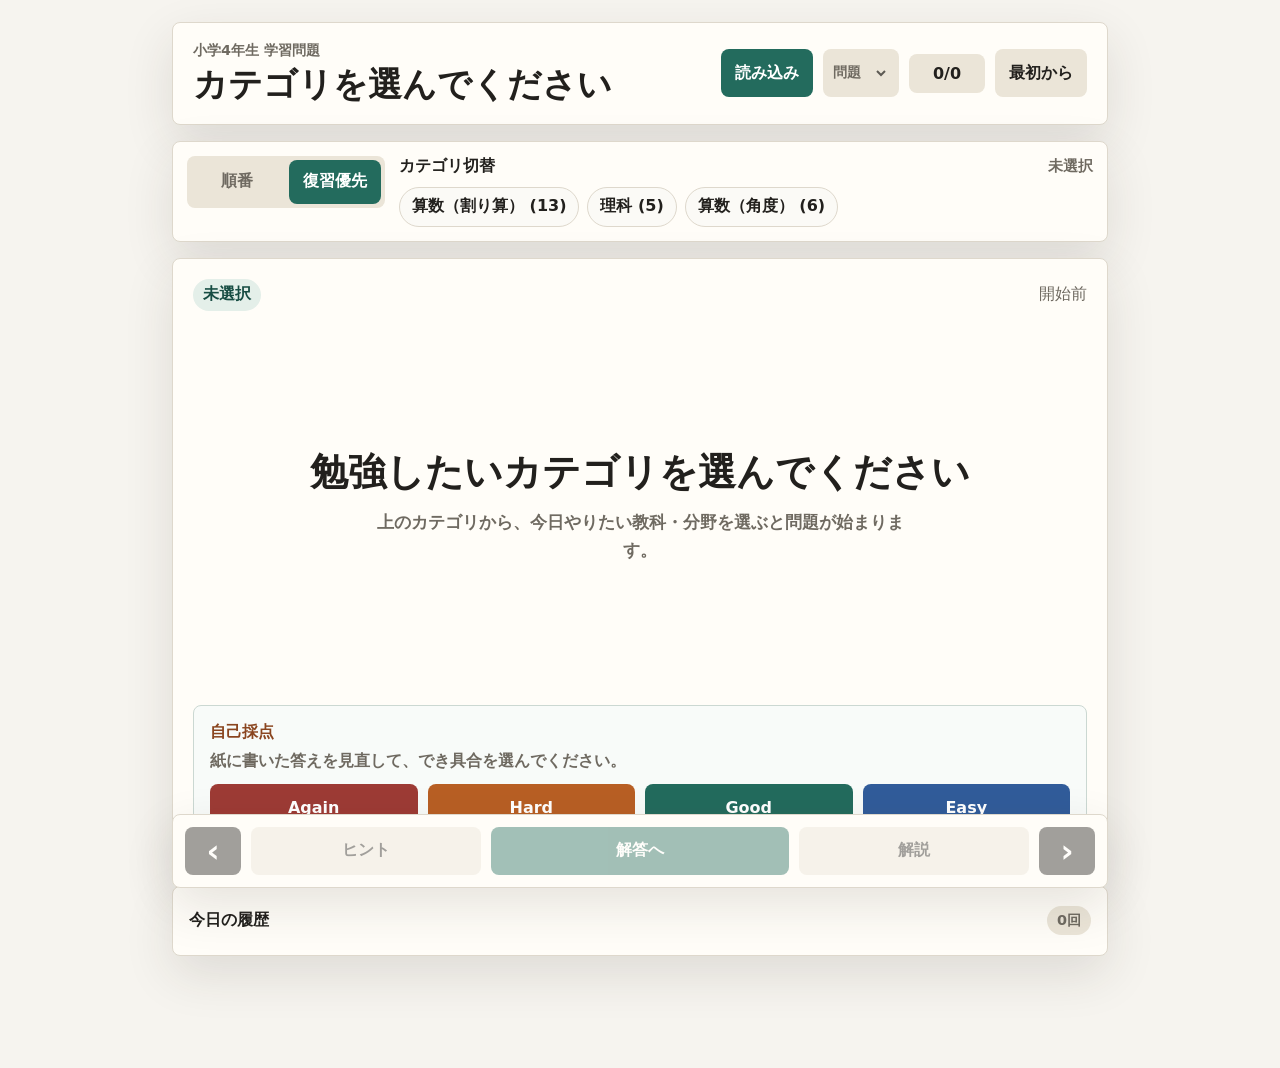
<file: index.html>
<!doctype html>
<html lang="ja">
  <head>
    <meta charset="utf-8">
    <meta name="viewport" content="width=device-width, initial-scale=1">
    <title>勉強アプリ</title>
    <link rel="stylesheet" href="styles.css?v=20260614-division-pages15-17">
  </head>
  <body>
    <main class="app">
      <header class="topbar">
        <div>
          <p class="eyebrow" id="deckTitle">問題集</p>
          <h1 id="questionTitle">読み込み中</h1>
        </div>
        <div class="top-actions">
          <label class="file-button">
            読み込み
            <input type="file" id="deckFileInput" accept="application/json,.json">
          </label>
          <label class="question-picker">
            <span>問題</span>
            <select id="questionSelect" aria-label="問題を選ぶ"></select>
          </label>
          <div class="progress" aria-live="polite">
            <span id="currentNumber">0</span>/<span id="totalNumber">0</span>
          </div>
          <button type="button" class="secondary restart-button" id="restartButton">最初から</button>
        </div>
      </header>

      <section class="study-settings" aria-label="学習設定">
        <div class="mode-switch" role="radiogroup" aria-label="学習モード">
          <button type="button" class="mode-button" id="sequentialModeButton" data-mode="sequential" aria-pressed="false">順番</button>
          <button type="button" class="mode-button active" id="adaptiveModeButton" data-mode="adaptive" aria-pressed="true">復習優先</button>
        </div>
        <div class="category-panel">
          <div class="panel-row">
            <strong>カテゴリ切替</strong>
            <span class="category-current" id="currentCategoryLabel">未選択</span>
          </div>
          <div class="category-list" id="categoryList"></div>
        </div>
      </section>

      <section class="viewer" aria-live="polite">
        <div class="meta-row">
          <span class="badge" id="subjectBadge">科目</span>
          <span class="muted" id="pageMode">問題</span>
        </div>

        <div class="content-stack" id="contentArea"></div>

        <div class="reveal-panel" id="hintPanel" hidden>
          <div class="panel-heading">ヒント</div>
          <div id="hintArea"></div>
        </div>

        <div class="reveal-panel" id="explanationPanel" hidden>
          <div class="panel-heading">解説</div>
          <div id="explanationArea"></div>
        </div>

        <section class="grading-panel" id="gradingPanel" hidden>
          <div>
            <div class="panel-heading">自己採点</div>
            <p class="grading-note" id="gradingNote">紙に書いた答えを見直して、でき具合を選んでください。</p>
          </div>
          <div class="grade-buttons" id="gradeButtons">
            <button type="button" class="grade again" data-grade="again">Again</button>
            <button type="button" class="grade hard" data-grade="hard">Hard</button>
            <button type="button" class="grade good" data-grade="good">Good</button>
            <button type="button" class="grade easy" data-grade="easy">Easy</button>
          </div>
          <p class="saved-note" id="savedNote" hidden></p>
        </section>
      </section>

      <section class="history-panel" aria-label="今日の学習履歴">
        <details id="historyDetails">
          <summary>
            <span>今日の履歴</span>
            <span class="history-count" id="todayCount">0回</span>
          </summary>
          <div class="history-actions">
            <button type="button" class="secondary small-button" id="exportLearningButton">エクスポート</button>
            <label class="secondary small-button import-button">
              インポート
              <input type="file" id="importLearningInput" accept="application/json,.json">
            </label>
          </div>
          <div class="history-summary" id="historySummary"></div>
          <div class="history-log" id="historyLog"></div>
        </details>
      </section>

      <nav class="controls" aria-label="問題操作">
        <button type="button" class="icon-button" id="prevButton" aria-label="前の問題" title="前の問題">
          <span aria-hidden="true">&lsaquo;</span>
        </button>
        <button type="button" class="secondary" id="hintButton">ヒント</button>
        <button type="button" class="primary" id="toggleAnswerButton">解答へ</button>
        <button type="button" class="secondary" id="explanationButton">解説</button>
        <button type="button" class="icon-button" id="nextButton" aria-label="次の問題" title="次の問題">
          <span aria-hidden="true">&rsaquo;</span>
        </button>
      </nav>
    </main>

    <script src="questions-data.js?v=20260614-division-pages15-17"></script>
    <script src="app.js?v=20260614-division-pages15-17"></script>
  </body>
</html>
</file>
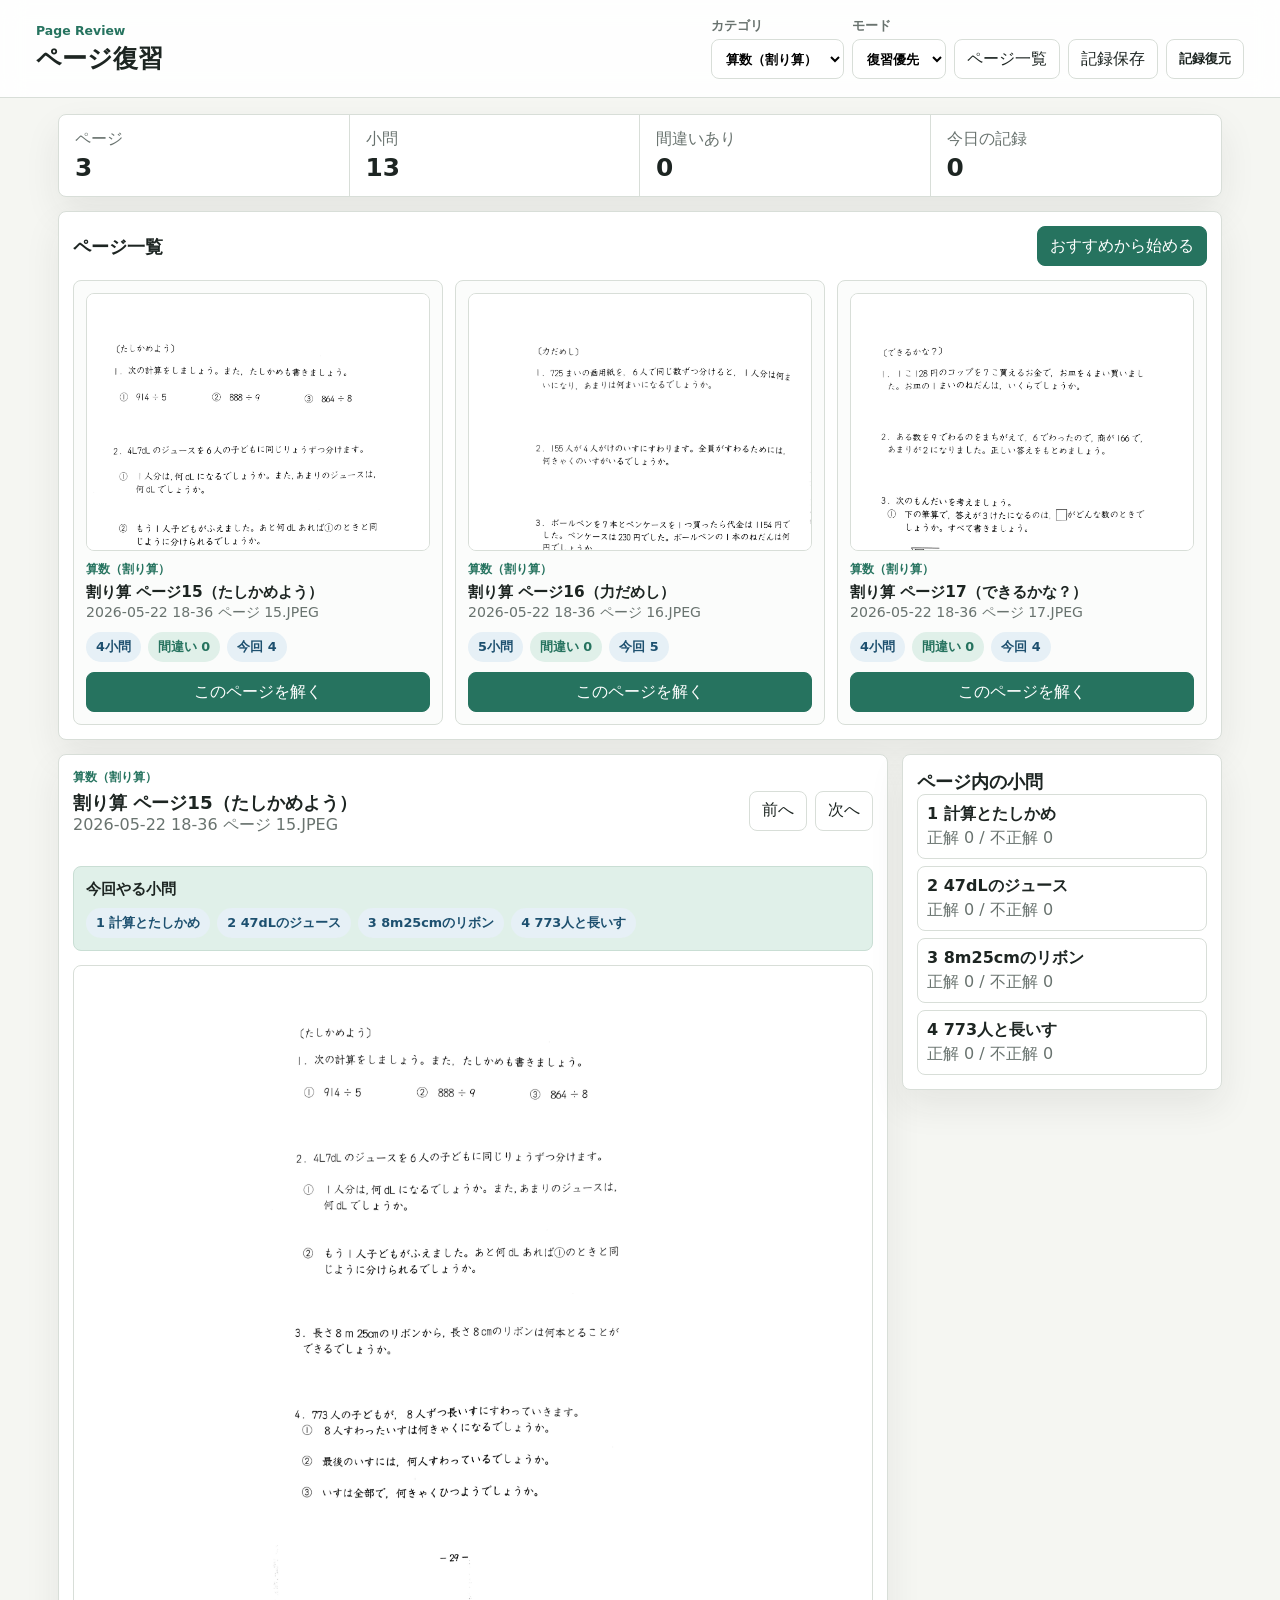
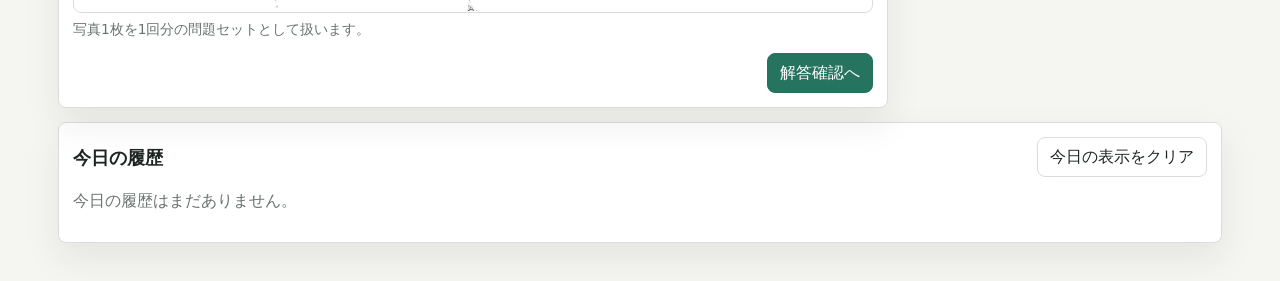
<file: manage-app/index.html>
<!doctype html>
<html lang="ja">
  <head>
    <meta charset="utf-8">
    <meta name="viewport" content="width=device-width, initial-scale=1">
    <title>ページ復習アプリ</title>
    <link rel="stylesheet" href="styles.css?v=20260614-page-review-1">
  </head>
  <body>
    <header class="app-header">
      <div>
        <p class="eyebrow">Page Review</p>
        <h1>ページ復習</h1>
      </div>
      <div class="header-actions">
        <label>
          カテゴリ
          <select id="categorySelect"></select>
        </label>
        <label>
          モード
          <select id="modeSelect">
            <option value="review">復習優先</option>
            <option value="sequential">順番</option>
          </select>
        </label>
        <button type="button" id="homeButton">ページ一覧</button>
        <button type="button" id="exportButton">記録保存</button>
        <label class="file-button">
          記録復元
          <input type="file" id="importInput" accept="application/json,.json">
        </label>
      </div>
    </header>

    <main class="app-shell">
      <section class="panel summary-panel">
        <div>
          <span>ページ</span>
          <strong id="pageCount">0</strong>
        </div>
        <div>
          <span>小問</span>
          <strong id="itemCount">0</strong>
        </div>
        <div>
          <span>間違いあり</span>
          <strong id="wrongCount">0</strong>
        </div>
        <div>
          <span>今日の記録</span>
          <strong id="todayCount">0</strong>
        </div>
      </section>

      <section id="listView" class="panel page-list-panel">
        <div class="section-heading">
          <h2>ページ一覧</h2>
          <button type="button" id="startButton">おすすめから始める</button>
        </div>
        <div id="pageList" class="page-list"></div>
      </section>

      <section id="studyView" class="study-layout" hidden>
        <section class="panel study-panel">
          <div class="study-top">
            <div>
              <p class="eyebrow" id="studyCategory"></p>
              <h2 id="studyTitle"></h2>
              <p id="studySource" class="muted"></p>
            </div>
            <div class="study-actions">
              <button type="button" id="prevButton">前へ</button>
              <button type="button" id="nextButton">次へ</button>
            </div>
          </div>

          <div class="target-box">
            <h3>今回やる小問</h3>
            <div id="targetItems" class="target-items"></div>
          </div>

          <figure class="page-figure">
            <img id="pageImage" alt="">
            <figcaption id="pageCaption"></figcaption>
          </figure>

          <div class="primary-actions">
            <button type="button" id="showAnswerButton">解答確認へ</button>
          </div>
        </section>

        <aside class="panel side-panel">
          <h2>ページ内の小問</h2>
          <div id="sideItems" class="side-items"></div>
        </aside>
      </section>

      <section id="answerView" class="panel answer-panel" hidden>
        <div class="section-heading">
          <h2>小問ごとのチェック</h2>
          <button type="button" id="backToProblemButton">問題へ戻る</button>
        </div>
        <p class="muted answer-note">紙に書いた答えを見ながら、小問ごとに正解・不正解を付けてください。不正解にした小問は、復習優先で出やすくなります。</p>
        <div id="answerItems" class="answer-items"></div>
      </section>

      <section class="panel history-panel">
        <div class="section-heading">
          <h2>今日の履歴</h2>
          <button type="button" id="clearTodayButton">今日の表示をクリア</button>
        </div>
        <div id="historyList" class="history-list"></div>
      </section>
    </main>

    <script src="pages-data.js?v=20260614-page-review-1"></script>
    <script src="app.js?v=20260614-page-review-1"></script>
  </body>
</html>
</file>
<file: styles.css>
:root {
  color-scheme: light;
  --bg: #f6f4ef;
  --surface: #fffdf8;
  --ink: #22201d;
  --muted: #6f6a61;
  --line: #ded8cc;
  --accent: #236b5d;
  --accent-strong: #174d43;
  --warm: #c76d3a;
  --shadow: 0 18px 50px rgba(52, 45, 35, 0.12);
}

* {
  box-sizing: border-box;
}

body {
  margin: 0;
  min-height: 100vh;
  background: var(--bg);
  color: var(--ink);
  font-family: system-ui, -apple-system, BlinkMacSystemFont, "Segoe UI", sans-serif;
}

button {
  min-height: 48px;
  border: 0;
  border-radius: 8px;
  font: inherit;
  font-weight: 700;
  touch-action: manipulation;
}

.app {
  width: min(980px, 100%);
  min-height: 100vh;
  margin: 0 auto;
  padding: 22px;
  display: grid;
  grid-template-rows: auto auto minmax(0, 1fr) auto auto;
  gap: 16px;
}

.topbar,
.viewer,
.controls,
.study-settings,
.history-panel {
  background: var(--surface);
  border: 1px solid var(--line);
  box-shadow: var(--shadow);
}

.topbar {
  border-radius: 8px;
  padding: 18px 20px;
  display: flex;
  align-items: center;
  justify-content: space-between;
  gap: 16px;
}

.top-actions {
  display: flex;
  align-items: center;
  gap: 10px;
}

.study-settings {
  border-radius: 8px;
  padding: 14px;
  display: grid;
  grid-template-columns: auto 1fr;
  gap: 14px;
  align-items: start;
}

.mode-switch {
  display: grid;
  grid-template-columns: 1fr 1fr;
  gap: 6px;
  padding: 4px;
  border-radius: 8px;
  background: #ebe5d8;
}

.mode-button {
  min-height: 44px;
  padding: 0 14px;
  background: transparent;
  color: var(--muted);
}

.mode-button.active {
  background: var(--accent);
  color: white;
}

.category-panel {
  display: grid;
  gap: 10px;
}

.panel-row {
  display: flex;
  align-items: center;
  justify-content: space-between;
  gap: 10px;
}

.text-button {
  min-height: 36px;
  padding: 0 10px;
  background: transparent;
  color: var(--accent);
  font-weight: 900;
}

.category-list {
  display: flex;
  flex-wrap: wrap;
  gap: 8px;
}

.category-current {
  color: var(--muted);
  font-size: 0.92rem;
  font-weight: 800;
}

.category-chip {
  min-height: 40px;
  padding: 0 12px;
  border: 1px solid var(--line);
  border-radius: 999px;
  display: inline-flex;
  align-items: center;
  gap: 7px;
  background: #fbfaf6;
  color: var(--ink);
  font-weight: 800;
}

.category-chip.active {
  border-color: var(--accent);
  background: #e4efe9;
  color: var(--accent-strong);
}

.file-button {
  min-height: 48px;
  padding: 0 14px;
  border-radius: 8px;
  display: inline-flex;
  align-items: center;
  justify-content: center;
  background: var(--accent);
  color: white;
  font-weight: 800;
}

.restart-button {
  min-height: 48px;
  padding: 0 14px;
  white-space: nowrap;
}

.file-button input {
  position: absolute;
  inline-size: 1px;
  block-size: 1px;
  opacity: 0;
}

.question-picker {
  min-height: 48px;
  padding: 4px 10px;
  border-radius: 8px;
  display: inline-flex;
  align-items: center;
  gap: 8px;
  background: #ebe5d8;
  color: var(--ink);
  font-weight: 800;
}

.question-picker span {
  color: var(--muted);
  font-size: 0.86rem;
}

.question-picker select {
  max-width: 180px;
  border: 0;
  background: transparent;
  color: var(--ink);
  font: inherit;
  font-weight: 800;
}

.eyebrow,
.muted {
  color: var(--muted);
}

.eyebrow {
  margin: 0 0 4px;
  font-size: 0.9rem;
  font-weight: 700;
}

h1 {
  margin: 0;
  font-size: clamp(1.35rem, 3vw, 2.1rem);
  line-height: 1.25;
}

.progress {
  min-width: 76px;
  padding: 10px 12px;
  border-radius: 8px;
  background: #ebe5d8;
  text-align: center;
  font-weight: 800;
}

.viewer {
  border-radius: 8px;
  padding: 20px;
  overflow: auto;
}

.meta-row {
  display: flex;
  align-items: center;
  justify-content: space-between;
  gap: 12px;
  margin-bottom: 16px;
}

.badge {
  display: inline-flex;
  align-items: center;
  min-height: 32px;
  padding: 5px 10px;
  border-radius: 999px;
  background: #e4efe9;
  color: var(--accent-strong);
  font-weight: 800;
}

.content-stack,
.rich-content {
  display: grid;
  gap: 14px;
}

.text-block {
  margin: 0;
  font-size: clamp(1.08rem, 2.2vw, 1.35rem);
  line-height: 1.75;
  white-space: pre-wrap;
}

.math-block {
  width: 100%;
  padding: 18px;
  border: 1px solid #cbd8d2;
  border-left: 6px solid var(--accent);
  border-radius: 8px;
  background: #f8fbf9;
  font-family: "SF Mono", Consolas, "Courier New", monospace;
  font-size: clamp(1.35rem, 4vw, 2.25rem);
  font-weight: 800;
  line-height: 1.45;
  overflow-x: auto;
  white-space: pre;
}

.division-block {
  width: 100%;
  padding: 18px;
  border: 1px solid #cbd8d2;
  border-left: 6px solid var(--accent);
  border-radius: 8px;
  background: #f8fbf9;
  overflow-x: auto;
}

.division-expression {
  margin-bottom: 16px;
  font-size: clamp(1.1rem, 2.6vw, 1.55rem);
  font-weight: 900;
}

.division-layout {
  min-width: 420px;
  display: flex;
  align-items: center;
  gap: 28px;
}

.long-division {
  display: grid;
  grid-template-columns: 2.2ch 4.4ch;
  grid-template-rows: auto auto auto auto;
  align-items: end;
  color: var(--ink);
  font-family: "SF Mono", Consolas, "Courier New", monospace;
  font-size: clamp(2rem, 6vw, 3.25rem);
  font-weight: 800;
  line-height: 1.1;
}

.division-quotient {
  grid-column: 2;
  grid-row: 1;
  padding-right: 0.3ch;
  text-align: center;
}

.division-divisor {
  grid-column: 1;
  grid-row: 2;
  padding-right: 0.3ch;
  text-align: right;
}

.division-dividend {
  grid-column: 2;
  grid-row: 2;
  padding: 0 0.35ch 0.08em 0.55ch;
  border-top: 4px solid var(--ink);
  border-left: 4px solid var(--ink);
  text-align: right;
}

.division-product {
  grid-column: 2;
  grid-row: 3;
  margin-left: 0.55ch;
  padding-right: 0.35ch;
  border-bottom: 4px solid var(--ink);
  text-align: right;
}

.division-remainder {
  grid-column: 2;
  grid-row: 4;
  padding-right: 0.35ch;
  text-align: right;
}

.division-notes {
  display: grid;
  gap: 10px;
  color: var(--muted);
  font-size: clamp(1rem, 2.2vw, 1.3rem);
  font-weight: 800;
  white-space: nowrap;
}

.study-image {
  width: 100%;
  max-height: 58vh;
  object-fit: contain;
  border: 1px solid var(--line);
  border-radius: 8px;
  background: #ffffff;
}

.image-caption {
  margin: -6px 0 0;
  color: var(--muted);
  font-size: 0.92rem;
}

.reveal-panel {
  margin-top: 18px;
  padding: 16px;
  border: 1px solid #ead4bf;
  border-radius: 8px;
  background: #fff7ed;
}

.panel-heading {
  margin-bottom: 8px;
  color: #8a451f;
  font-weight: 900;
}

.grading-panel {
  margin-top: 18px;
  padding: 16px;
  border: 1px solid #cbd8d2;
  border-radius: 8px;
  display: grid;
  gap: 12px;
  background: #f8fbf9;
}

.grading-note,
.saved-note {
  margin: 0;
  color: var(--muted);
  font-weight: 700;
}

.saved-note {
  color: var(--accent-strong);
}

.grade-buttons {
  display: grid;
  grid-template-columns: repeat(4, 1fr);
  gap: 10px;
}

.grade {
  color: white;
}

.grade.again {
  background: #9d3b35;
}

.grade.hard {
  background: #b85f24;
}

.grade.good {
  background: #236b5d;
}

.grade.easy {
  background: #315c9a;
}

.history-panel {
  border-radius: 8px;
  padding: 14px 16px;
}

.history-panel summary {
  min-height: 40px;
  display: flex;
  align-items: center;
  justify-content: space-between;
  gap: 12px;
  cursor: pointer;
  font-weight: 900;
}

.history-count {
  padding: 5px 10px;
  border-radius: 999px;
  background: #ebe5d8;
  color: var(--muted);
  font-size: 0.9rem;
}

.history-actions {
  margin: 12px 0;
  display: flex;
  flex-wrap: wrap;
  gap: 8px;
}

.small-button {
  min-height: 40px;
  padding: 0 12px;
  border-radius: 8px;
  display: inline-flex;
  align-items: center;
  justify-content: center;
  font-weight: 900;
}

.import-button input {
  position: absolute;
  inline-size: 1px;
  block-size: 1px;
  opacity: 0;
}

.history-summary,
.history-log {
  display: grid;
  gap: 8px;
}

.history-log {
  margin-top: 12px;
  padding-top: 12px;
  border-top: 1px solid var(--line);
}

.summary-row,
.log-row {
  display: grid;
  grid-template-columns: minmax(160px, 1fr) auto auto auto;
  gap: 10px;
  align-items: center;
  padding: 10px;
  border: 1px solid var(--line);
  border-radius: 8px;
  background: #fbfaf6;
  color: var(--muted);
  font-size: 0.92rem;
}

.log-row {
  grid-template-columns: 64px minmax(160px, 1fr) auto auto auto;
}

.summary-row strong,
.log-row strong {
  color: var(--ink);
}

.empty-history {
  margin: 0;
  color: var(--muted);
}

.controls {
  position: sticky;
  bottom: 12px;
  border-radius: 8px;
  padding: 12px;
  display: grid;
  grid-template-columns: 56px 1fr 1.3fr 1fr 56px;
  gap: 10px;
}

.primary {
  background: var(--accent);
  color: white;
}

.secondary {
  background: #ebe5d8;
  color: var(--ink);
}

.icon-button {
  background: var(--ink);
  color: white;
  font-size: 2rem;
  line-height: 1;
}

button:disabled {
  cursor: not-allowed;
  opacity: 0.42;
}

button:not(:disabled):active {
  transform: translateY(1px);
}

.empty-state {
  min-height: 280px;
  display: grid;
  place-items: center;
  color: var(--muted);
  text-align: center;
}

.message-screen {
  min-height: 360px;
  display: grid;
  align-content: center;
  justify-items: center;
  gap: 12px;
  padding: 24px;
  text-align: center;
}

.message-screen h2 {
  margin: 0;
  font-size: clamp(1.5rem, 4vw, 2.35rem);
  line-height: 1.25;
}

.message-screen p {
  max-width: 560px;
  margin: 0;
  color: var(--muted);
  font-size: 1.05rem;
  font-weight: 700;
  line-height: 1.7;
}

.complete-screen h2 {
  color: var(--accent-strong);
}

.message-actions {
  margin-top: 8px;
  display: flex;
  flex-wrap: wrap;
  justify-content: center;
  gap: 10px;
}

.message-actions button {
  padding: 0 16px;
}

@media (max-width: 680px) {
  .app {
    padding: 12px;
    gap: 12px;
  }

  .topbar {
    align-items: flex-start;
    padding: 16px;
    flex-direction: column;
  }

  .top-actions {
    width: 100%;
    justify-content: space-between;
    flex-wrap: wrap;
  }

  .study-settings {
    grid-template-columns: 1fr;
  }

  .viewer {
    padding: 16px;
  }

  .grade-buttons {
    grid-template-columns: 1fr 1fr;
  }

  .summary-row,
  .log-row {
    grid-template-columns: 1fr;
  }

  .controls {
    grid-template-columns: 48px 1fr 1fr 48px;
  }

  #explanationButton {
    grid-column: 2 / 4;
  }
}
</file>
<file: manage-app/styles.css>
:root {
  font-family: "Hiragino Sans", "Yu Gothic", "Meiryo", system-ui, sans-serif;
  color: #1d2522;
  background: #f5f6f2;
  --panel: #ffffff;
  --line: #d8ded8;
  --muted: #69736f;
  --green: #26735f;
  --green-soft: #e0f0e9;
  --blue: #2d6590;
  --blue-soft: #e6f0f6;
  --red: #b44945;
  --red-soft: #f8e5e3;
  --yellow: #946715;
  --yellow-soft: #f7ecd2;
  --shadow: 0 16px 36px rgba(34, 44, 40, 0.08);
}

* {
  box-sizing: border-box;
}

body {
  margin: 0;
  background: #f5f6f2;
}

button,
select,
input {
  font: inherit;
}

button,
.file-button {
  min-height: 40px;
  border: 1px solid var(--line);
  border-radius: 8px;
  background: #fff;
  color: #1d2522;
  padding: 8px 12px;
  cursor: pointer;
}

button.primary,
#showAnswerButton,
#startButton {
  background: var(--green);
  color: #fff;
  border-color: var(--green);
}

button.danger {
  background: var(--red-soft);
  color: #802f2b;
  border-color: #e2b9b6;
}

.file-button {
  display: inline-flex;
  align-items: center;
}

.file-button input {
  display: none;
}

.app-header {
  display: flex;
  align-items: center;
  justify-content: space-between;
  gap: 18px;
  padding: 18px clamp(14px, 4vw, 36px);
  background: rgba(255, 255, 255, 0.9);
  border-bottom: 1px solid var(--line);
  position: sticky;
  top: 0;
  z-index: 10;
  backdrop-filter: blur(12px);
}

.eyebrow {
  margin: 0 0 4px;
  color: var(--green);
  font-size: 0.78rem;
  font-weight: 800;
}

h1,
h2,
h3,
p,
figure {
  margin-top: 0;
}

h1 {
  margin-bottom: 0;
  font-size: 1.55rem;
}

h2 {
  margin-bottom: 0;
  font-size: 1.14rem;
}

h3 {
  margin-bottom: 8px;
  font-size: 0.96rem;
}

.header-actions {
  display: flex;
  flex-wrap: wrap;
  align-items: end;
  justify-content: flex-end;
  gap: 8px;
}

label {
  display: grid;
  gap: 4px;
  color: var(--muted);
  font-size: 0.8rem;
  font-weight: 700;
}

select {
  min-height: 40px;
  border: 1px solid var(--line);
  border-radius: 8px;
  background: #fff;
  padding: 8px 10px;
}

.app-shell {
  max-width: 1220px;
  margin: 0 auto;
  padding: 16px clamp(12px, 3vw, 28px) 38px;
}

.panel {
  background: var(--panel);
  border: 1px solid var(--line);
  border-radius: 8px;
  box-shadow: var(--shadow);
}

.summary-panel {
  display: grid;
  grid-template-columns: repeat(4, minmax(0, 1fr));
  overflow: hidden;
}

.summary-panel div {
  padding: 14px 16px;
  border-right: 1px solid var(--line);
}

.summary-panel div:last-child {
  border-right: 0;
}

.summary-panel span,
.muted {
  color: var(--muted);
}

.summary-panel strong {
  display: block;
  margin-top: 3px;
  font-size: 1.55rem;
}

.section-heading,
.study-top {
  display: flex;
  align-items: center;
  justify-content: space-between;
  gap: 12px;
  padding: 14px 14px 0;
}

.page-list-panel,
.history-panel,
.answer-panel,
.study-layout {
  margin-top: 14px;
}

.page-list {
  display: grid;
  grid-template-columns: repeat(auto-fit, minmax(260px, 1fr));
  gap: 12px;
  padding: 14px;
}

.page-card {
  display: grid;
  gap: 10px;
  padding: 12px;
  border: 1px solid var(--line);
  border-radius: 8px;
  background: #fbfcfb;
}

.page-card h3 {
  margin-bottom: 0;
}

.page-card img {
  width: 100%;
  aspect-ratio: 4 / 3;
  object-fit: cover;
  object-position: top;
  border: 1px solid var(--line);
  border-radius: 8px;
  background: #fff;
}

.card-meta,
.answer-text {
  margin-bottom: 0;
  color: var(--muted);
  font-size: 0.88rem;
}

.badges,
.target-items,
.side-items {
  display: flex;
  flex-wrap: wrap;
  gap: 7px;
}

.badge,
.target-chip {
  display: inline-flex;
  align-items: center;
  min-height: 30px;
  border-radius: 999px;
  padding: 5px 10px;
  background: var(--blue-soft);
  color: #1d506f;
  font-size: 0.8rem;
  font-weight: 800;
}

.badge.wrong,
.target-chip.hot {
  background: var(--red-soft);
  color: #842f2c;
}

.badge.clean {
  background: var(--green-soft);
  color: var(--green);
}

.study-layout {
  display: grid;
  grid-template-columns: minmax(0, 1fr) 320px;
  gap: 14px;
  align-items: start;
}

.study-actions,
.primary-actions {
  display: flex;
  gap: 8px;
  flex-wrap: wrap;
  justify-content: flex-end;
}

.target-box {
  margin: 14px;
  padding: 12px;
  border: 1px solid #c9ded4;
  border-radius: 8px;
  background: var(--green-soft);
}

.page-figure {
  margin: 14px;
}

.page-figure img {
  display: block;
  width: 100%;
  max-height: 72vh;
  object-fit: contain;
  border: 1px solid var(--line);
  border-radius: 8px;
  background: #fff;
}

.page-figure figcaption {
  margin-top: 8px;
  color: var(--muted);
  font-size: 0.86rem;
}

.primary-actions {
  padding: 0 14px 14px;
}

.side-panel {
  padding: 14px;
  position: sticky;
  top: 98px;
}

.side-item {
  width: 100%;
  border: 1px solid var(--line);
  border-radius: 8px;
  padding: 9px;
  background: #fff;
}

.side-item strong {
  display: block;
  margin-bottom: 3px;
}

.answer-note {
  padding: 8px 14px 0;
  margin-bottom: 0;
}

.answer-items {
  display: grid;
  gap: 10px;
  padding: 14px;
}

.answer-item {
  display: grid;
  grid-template-columns: minmax(0, 1fr) auto;
  gap: 12px;
  align-items: center;
  padding: 12px;
  border: 1px solid var(--line);
  border-radius: 8px;
  background: #fbfcfb;
}

.answer-buttons {
  display: flex;
  gap: 8px;
}

.history-list {
  display: grid;
  gap: 8px;
  padding: 14px;
}

.history-row {
  display: flex;
  justify-content: space-between;
  gap: 12px;
  padding: 10px 12px;
  border: 1px solid var(--line);
  border-radius: 8px;
}

.toast {
  position: fixed;
  left: 50%;
  bottom: 18px;
  transform: translateX(-50%);
  padding: 10px 14px;
  border-radius: 8px;
  background: #1d2522;
  color: #fff;
  box-shadow: var(--shadow);
  z-index: 20;
}

@media (max-width: 900px) {
  .app-header,
  .section-heading,
  .study-top {
    align-items: flex-start;
    flex-direction: column;
  }

  .header-actions,
  .study-actions,
  .primary-actions {
    justify-content: flex-start;
  }

  .summary-panel {
    grid-template-columns: repeat(2, minmax(0, 1fr));
  }

  .study-layout {
    grid-template-columns: 1fr;
  }

  .side-panel {
    position: static;
  }

  .answer-item {
    grid-template-columns: 1fr;
  }
}

@media (max-width: 520px) {
  .summary-panel,
  .page-list {
    grid-template-columns: 1fr;
  }

  .answer-buttons {
    display: grid;
    grid-template-columns: 1fr 1fr;
  }
}
</file>
